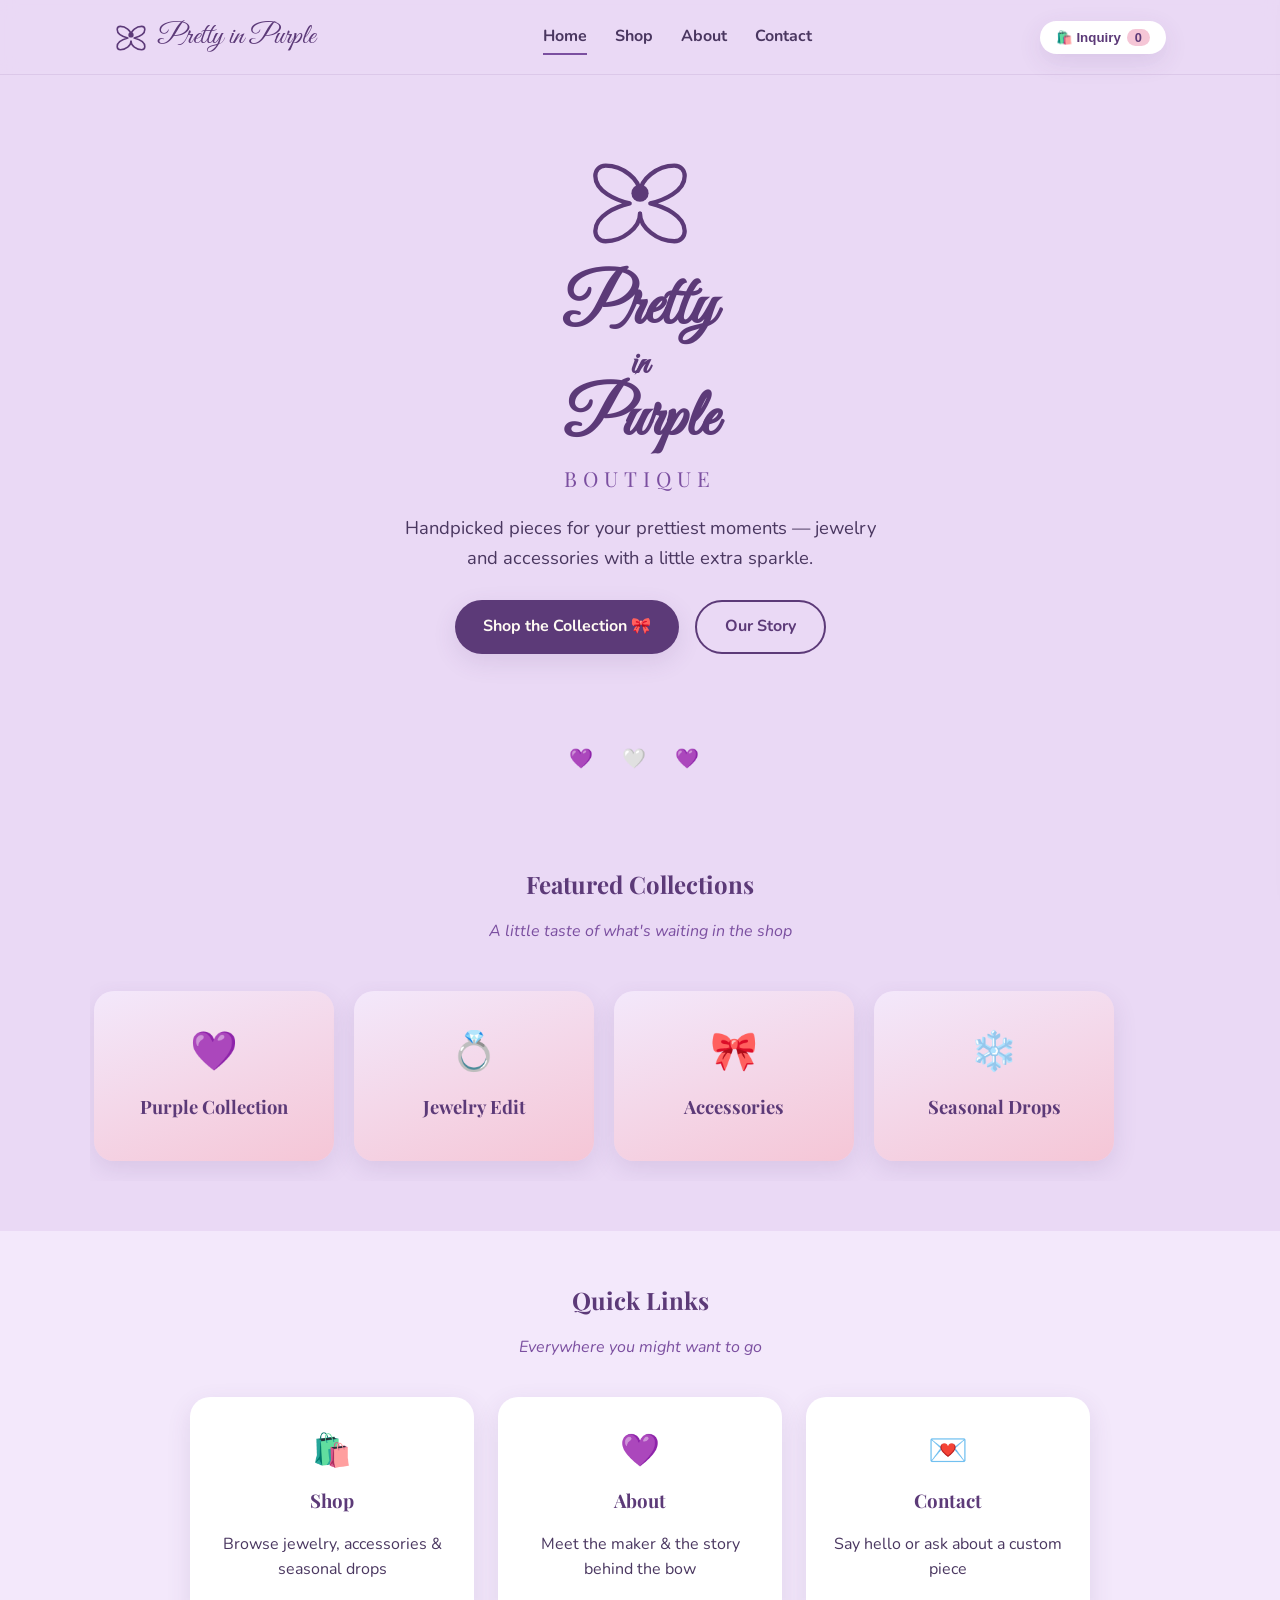
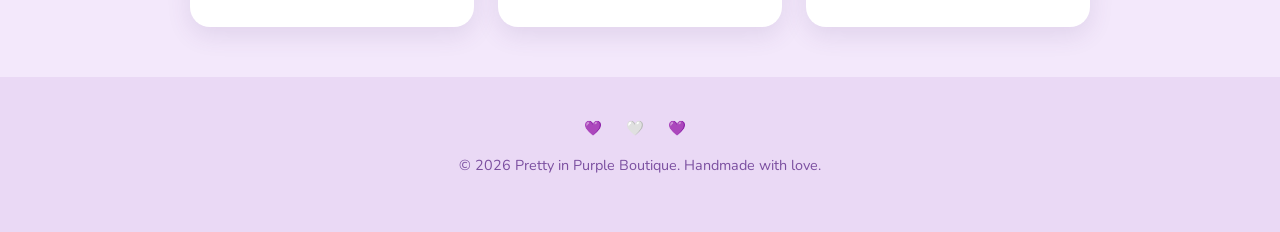
<file: index.html>
<!DOCTYPE html>
<html lang="en">
<head>
<meta charset="UTF-8">
<meta name="viewport" content="width=device-width, initial-scale=1.0">
<title>Pretty in Purple Boutique — Handpicked Jewelry &amp; Accessories</title>
<meta name="description" content="Pretty in Purple Boutique — handpicked jewelry and accessories for your prettiest moments.">
<link rel="preconnect" href="https://fonts.googleapis.com">
<link href="https://fonts.googleapis.com/css2?family=Great+Vibes&family=Playfair+Display:wght@600;700&family=Nunito:wght@400;700;800&display=swap" rel="stylesheet">
<link rel="stylesheet" href="css/styles.css">
</head>
<body>

<header class="site-header">
  <nav class="nav container">
    <a href="index.html" class="nav-logo">
      <svg class="bow-icon" viewBox="0 0 64 64" fill="none" xmlns="http://www.w3.org/2000/svg">
        <path d="M32 28c0-8-10-16-20-16-4 0-6 3-6 6 0 9 12 14 20 16-8 2-20 7-20 16 0 3 2 6 6 6 10 0 20-8 20-16" stroke="#5c3a78" stroke-width="3" stroke-linecap="round" stroke-linejoin="round"/>
        <path d="M32 28c0-8 10-16 20-16 4 0 6 3 6 6 0 9-12 14-20 16 8 2 20 7 20 16 0 3-2 6-6 6-10 0-20-8-20-16" stroke="#5c3a78" stroke-width="3" stroke-linecap="round" stroke-linejoin="round"/>
        <circle cx="32" cy="28" r="5" fill="#5c3a78"/>
      </svg>
      Pretty in Purple
    </a>
    <ul class="nav-links" id="navLinks">
      <li><a href="index.html">Home</a></li>
      <li><a href="shop.html">Shop</a></li>
      <li><a href="about.html">About</a></li>
      <li><a href="contact.html">Contact</a></li>
    </ul>
    <div style="display:flex; align-items:center; gap:10px;">
      <button class="nav-cart-btn">🛍️ Inquiry <span class="cart-count">0</span></button>
      <button class="nav-toggle" id="navToggle" aria-label="Menu">☰</button>
    </div>
  </nav>
</header>

<section class="hero">
  <svg class="bow-icon-lg" viewBox="0 0 64 64" fill="none" xmlns="http://www.w3.org/2000/svg">
    <path d="M32 28c0-8-10-16-20-16-4 0-6 3-6 6 0 9 12 14 20 16-8 2-20 7-20 16 0 3 2 6 6 6 10 0 20-8 20-16" stroke="#5c3a78" stroke-width="2.5" stroke-linecap="round" stroke-linejoin="round"/>
    <path d="M32 28c0-8 10-16 20-16 4 0 6 3 6 6 0 9-12 14-20 16 8 2 20 7 20 16 0 3-2 6-6 6-10 0-20-8-20-16" stroke="#5c3a78" stroke-width="2.5" stroke-linecap="round" stroke-linejoin="round"/>
    <circle cx="32" cy="28" r="5" fill="#5c3a78"/>
  </svg>
  <h1 class="hero-title">Pretty <span class="in-word">in</span> Purple</h1>
  <div class="hero-sub">Boutique</div>
  <p class="hero-tagline">Handpicked pieces for your prettiest moments — jewelry and accessories with a little extra sparkle.</p>
  <div class="hero-cta">
    <a href="shop.html" class="btn btn-primary">Shop the Collection 🎀</a>
    <a href="about.html" class="btn btn-outline">Our Story</a>
  </div>
</section>

<div class="divider-hearts">💜 🤍 💜</div>

<section class="section">
  <h2 class="section-title" style="text-align:center;">Featured Collections</h2>
  <p class="section-subtitle">A little taste of what's waiting in the shop</p>
  <div class="carousel container" id="featuredCarousel"></div>
</section>

<section class="section" style="background: var(--lavender-soft);">
  <h2 class="section-title" style="text-align:center;">Quick Links</h2>
  <p class="section-subtitle">Everywhere you might want to go</p>
  <div class="quick-links">
    <a class="quick-link-card" href="shop.html">
      <div class="icon">🛍️</div>
      <h3>Shop</h3>
      <p>Browse jewelry, accessories &amp; seasonal drops</p>
    </a>
    <a class="quick-link-card" href="about.html">
      <div class="icon">💜</div>
      <h3>About</h3>
      <p>Meet the maker &amp; the story behind the bow</p>
    </a>
    <a class="quick-link-card" href="contact.html">
      <div class="icon">💌</div>
      <h3>Contact</h3>
      <p>Say hello or ask about a custom piece</p>
    </a>
  </div>
</section>

<footer class="site-footer">
  <div class="footer-hearts">💜 🤍 💜</div>
  <p>&copy; <span id="year"></span> Pretty in Purple Boutique. Handmade with love.</p>
</footer>

<div class="cart-overlay" id="cartOverlay"></div>
<aside class="cart-drawer" id="cartDrawer">
  <div class="cart-drawer-header">
    <h3 style="margin:0;">Your Inquiry List 🎀</h3>
    <button class="cart-close" id="cartClose">✕</button>
  </div>
  <div class="cart-items" id="cartItems"></div>
  <div class="cart-footer">
    <p class="cart-note">No payment happens here — just add what catches your eye and send an inquiry. We'll follow up by email!</p>
    <a href="contact.html" class="btn btn-primary" style="width:100%; justify-content:center;">Send Inquiry 💌</a>
  </div>
</aside>

<div class="toast" id="toast"></div>

<script src="js/products.js"></script>
<script src="js/script.js"></script>
<script>document.getElementById('year').textContent = new Date().getFullYear();</script>
</body>
</html>
</file>
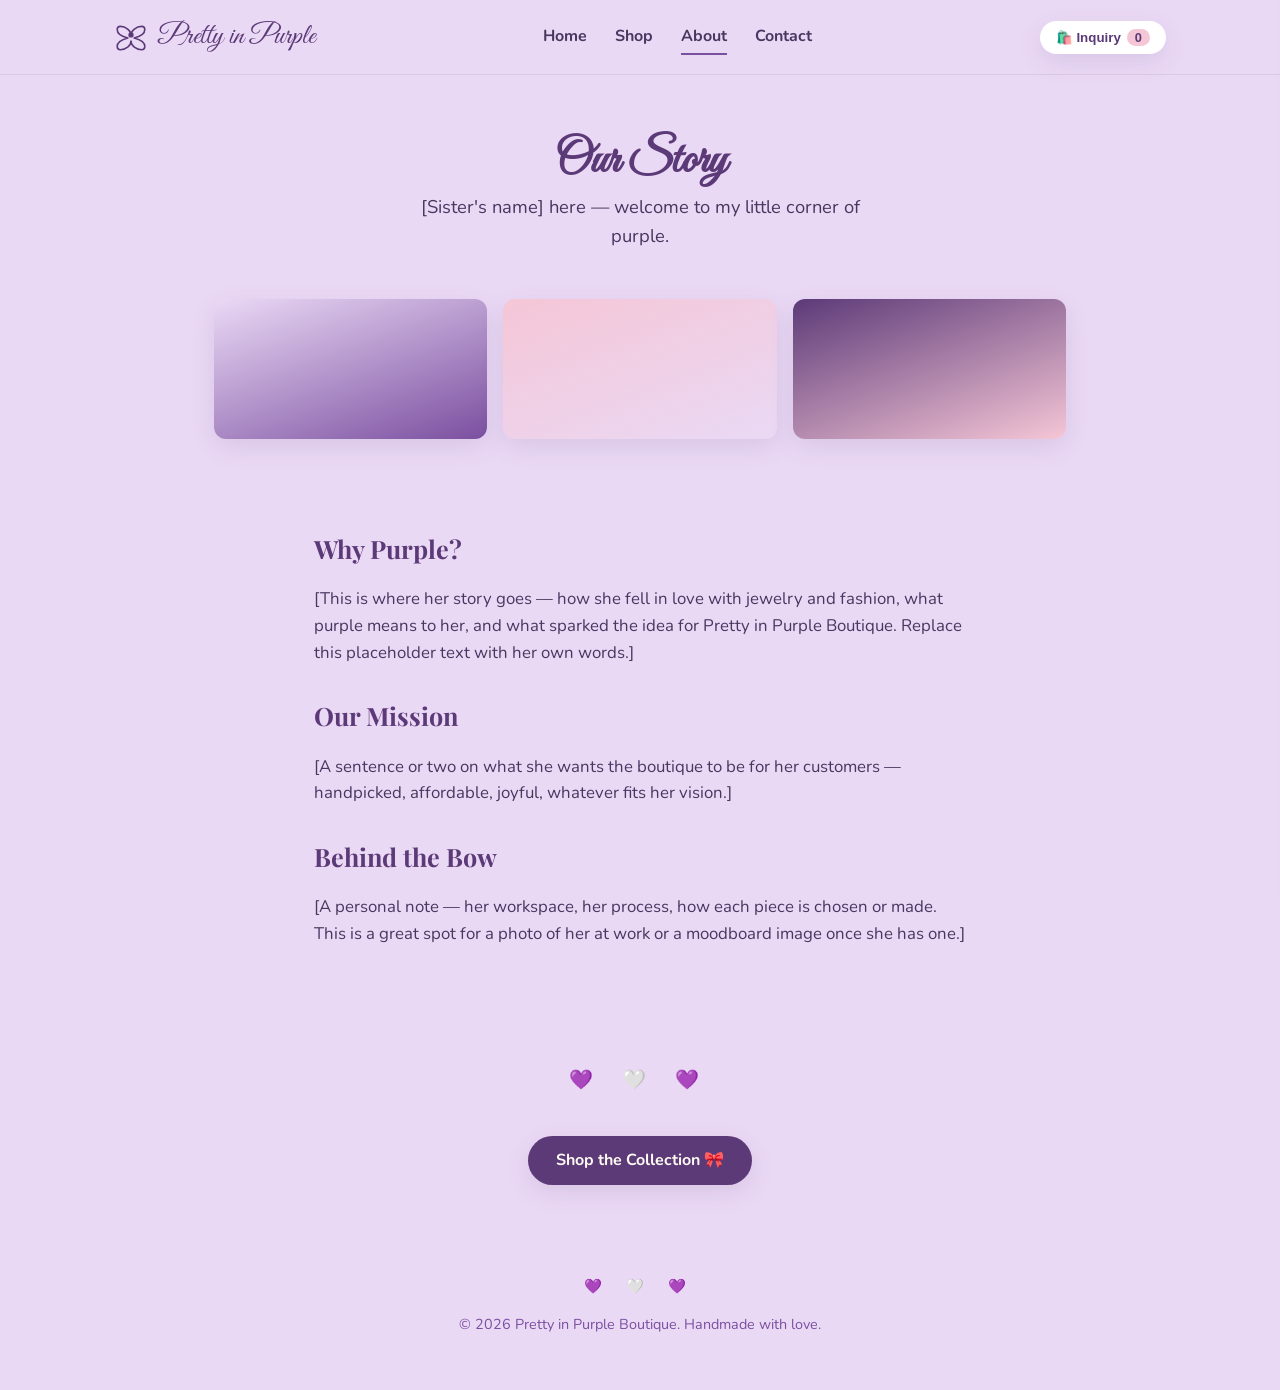
<file: about.html>
<!DOCTYPE html>
<html lang="en">
<head>
<meta charset="UTF-8">
<meta name="viewport" content="width=device-width, initial-scale=1.0">
<title>About — Pretty in Purple Boutique</title>
<meta name="description" content="The story and mission behind Pretty in Purple Boutique.">
<link rel="preconnect" href="https://fonts.googleapis.com">
<link href="https://fonts.googleapis.com/css2?family=Great+Vibes&family=Playfair+Display:wght@600;700&family=Nunito:wght@400;700;800&display=swap" rel="stylesheet">
<link rel="stylesheet" href="css/styles.css">
</head>
<body>

<header class="site-header">
  <nav class="nav container">
    <a href="index.html" class="nav-logo">
      <svg class="bow-icon" viewBox="0 0 64 64" fill="none" xmlns="http://www.w3.org/2000/svg">
        <path d="M32 28c0-8-10-16-20-16-4 0-6 3-6 6 0 9 12 14 20 16-8 2-20 7-20 16 0 3 2 6 6 6 10 0 20-8 20-16" stroke="#5c3a78" stroke-width="3" stroke-linecap="round" stroke-linejoin="round"/>
        <path d="M32 28c0-8 10-16 20-16 4 0 6 3 6 6 0 9-12 14-20 16 8 2 20 7 20 16 0 3-2 6-6 6-10 0-20-8-20-16" stroke="#5c3a78" stroke-width="3" stroke-linecap="round" stroke-linejoin="round"/>
        <circle cx="32" cy="28" r="5" fill="#5c3a78"/>
      </svg>
      Pretty in Purple
    </a>
    <ul class="nav-links" id="navLinks">
      <li><a href="index.html">Home</a></li>
      <li><a href="shop.html">Shop</a></li>
      <li><a href="about.html">About</a></li>
      <li><a href="contact.html">Contact</a></li>
    </ul>
    <div style="display:flex; align-items:center; gap:10px;">
      <button class="nav-cart-btn">🛍️ Inquiry <span class="cart-count">0</span></button>
      <button class="nav-toggle" id="navToggle" aria-label="Menu">☰</button>
    </div>
  </nav>
</header>

<section class="about-hero">
  <h1 class="hero-title" style="font-size: 3rem;">Our Story</h1>
  <p class="hero-tagline">[Sister's name] here — welcome to my little corner of purple.</p>
</section>

<div class="moodboard">
  <div class="moodboard-swatch" style="background: linear-gradient(160deg,#ead9f5,#7b4fa0);"></div>
  <div class="moodboard-swatch" style="background: linear-gradient(160deg,#f5c6d6,#ead9f5);"></div>
  <div class="moodboard-swatch" style="background: linear-gradient(160deg,#5c3a78,#f5c6d6);"></div>
</div>

<section class="about-story">
  <h2>Why Purple?</h2>
  <p>[This is where her story goes — how she fell in love with jewelry and fashion, what purple means to her, and what sparked the idea for Pretty in Purple Boutique. Replace this placeholder text with her own words.]</p>

  <h2>Our Mission</h2>
  <p>[A sentence or two on what she wants the boutique to be for her customers — handpicked, affordable, joyful, whatever fits her vision.]</p>

  <h2>Behind the Bow</h2>
  <p>[A personal note — her workspace, her process, how each piece is chosen or made. This is a great spot for a photo of her at work or a moodboard image once she has one.]</p>
</section>

<div class="divider-hearts">💜 🤍 💜</div>

<section class="section" style="text-align:center; padding-top:0;">
  <a href="shop.html" class="btn btn-primary">Shop the Collection 🎀</a>
</section>

<footer class="site-footer">
  <div class="footer-hearts">💜 🤍 💜</div>
  <p>&copy; <span id="year"></span> Pretty in Purple Boutique. Handmade with love.</p>
</footer>

<div class="cart-overlay" id="cartOverlay"></div>
<aside class="cart-drawer" id="cartDrawer">
  <div class="cart-drawer-header">
    <h3 style="margin:0;">Your Inquiry List 🎀</h3>
    <button class="cart-close" id="cartClose">✕</button>
  </div>
  <div class="cart-items" id="cartItems"></div>
  <div class="cart-footer">
    <p class="cart-note">No payment happens here — just add what catches your eye and send an inquiry. We'll follow up by email!</p>
    <a href="contact.html" class="btn btn-primary" style="width:100%; justify-content:center;">Send Inquiry 💌</a>
  </div>
</aside>

<div class="toast" id="toast"></div>

<script src="js/products.js"></script>
<script src="js/script.js"></script>
<script>document.getElementById('year').textContent = new Date().getFullYear();</script>
</body>
</html>
</file>
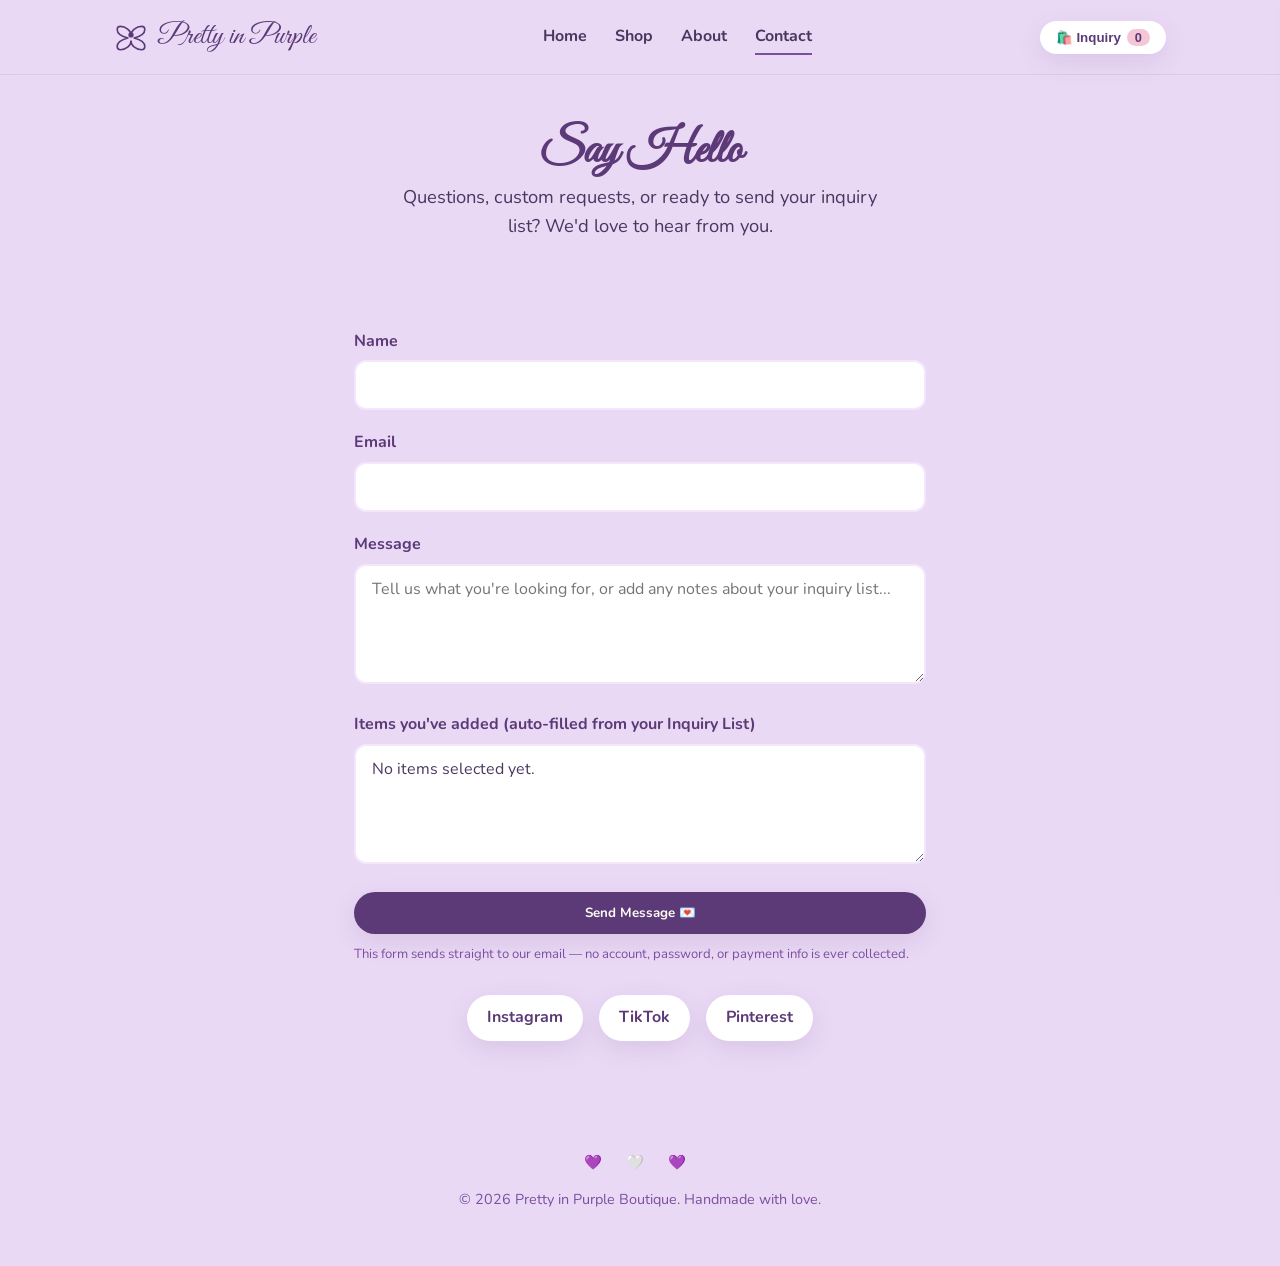
<file: contact.html>
<!DOCTYPE html>
<html lang="en">
<head>
<meta charset="UTF-8">
<meta name="viewport" content="width=device-width, initial-scale=1.0">
<title>Contact — Pretty in Purple Boutique</title>
<meta name="description" content="Get in touch with Pretty in Purple Boutique or send an inquiry about items in your cart.">
<link rel="preconnect" href="https://fonts.googleapis.com">
<link href="https://fonts.googleapis.com/css2?family=Great+Vibes&family=Playfair+Display:wght@600;700&family=Nunito:wght@400;700;800&display=swap" rel="stylesheet">
<link rel="stylesheet" href="css/styles.css">
</head>
<body>

<header class="site-header">
  <nav class="nav container">
    <a href="index.html" class="nav-logo">
      <svg class="bow-icon" viewBox="0 0 64 64" fill="none" xmlns="http://www.w3.org/2000/svg">
        <path d="M32 28c0-8-10-16-20-16-4 0-6 3-6 6 0 9 12 14 20 16-8 2-20 7-20 16 0 3 2 6 6 6 10 0 20-8 20-16" stroke="#5c3a78" stroke-width="3" stroke-linecap="round" stroke-linejoin="round"/>
        <path d="M32 28c0-8 10-16 20-16 4 0 6 3 6 6 0 9-12 14-20 16 8 2 20 7 20 16 0 3-2 6-6 6-10 0-20-8-20-16" stroke="#5c3a78" stroke-width="3" stroke-linecap="round" stroke-linejoin="round"/>
        <circle cx="32" cy="28" r="5" fill="#5c3a78"/>
      </svg>
      Pretty in Purple
    </a>
    <ul class="nav-links" id="navLinks">
      <li><a href="index.html">Home</a></li>
      <li><a href="shop.html">Shop</a></li>
      <li><a href="about.html">About</a></li>
      <li><a href="contact.html">Contact</a></li>
    </ul>
    <div style="display:flex; align-items:center; gap:10px;">
      <button class="nav-cart-btn">🛍️ Inquiry <span class="cart-count">0</span></button>
      <button class="nav-toggle" id="navToggle" aria-label="Menu">☰</button>
    </div>
  </nav>
</header>

<section class="hero" style="padding: 50px 24px 10px;">
  <h1 class="hero-title" style="font-size: 3rem;">Say Hello</h1>
  <p class="hero-tagline">Questions, custom requests, or ready to send your inquiry list? We'd love to hear from you.</p>
</section>

<div class="contact-wrap">
  <!--
    SETUP NOTE FOR PRETTY IN PURPLE:
    Replace YOUR_FORM_ID below with your real Formspree form ID
    (from https://formspree.io — free tier works great).
    Until then this form will not actually deliver messages.
    See README.md for full setup steps.
  -->
  <form id="contactForm" action="https://formspree.io/f/YOUR_FORM_ID" method="POST">
    <div class="form-group">
      <label for="name">Name</label>
      <input type="text" id="name" name="name" required>
    </div>
    <div class="form-group">
      <label for="email">Email</label>
      <input type="email" id="email" name="email" required>
    </div>
    <div class="form-group">
      <label for="message">Message</label>
      <textarea id="message" name="message" placeholder="Tell us what you're looking for, or add any notes about your inquiry list..."></textarea>
    </div>
    <div class="form-group">
      <label for="cartSummaryField">Items you've added (auto-filled from your Inquiry List)</label>
      <textarea id="cartSummaryField" name="inquiry_items" readonly></textarea>
    </div>
    <button type="submit" class="btn btn-primary" style="width:100%; justify-content:center;">Send Message 💌</button>
    <p class="form-note">This form sends straight to our email — no account, password, or payment info is ever collected.</p>
  </form>

  <div class="form-success" id="formSuccess">
    <div style="font-size:3rem;">💜</div>
    <h2>Thank you!</h2>
    <p>Your message is on its way. We'll get back to you soon.</p>
  </div>

  <div class="social-links">
    <a href="#" target="_blank" rel="noopener">Instagram</a>
    <a href="#" target="_blank" rel="noopener">TikTok</a>
    <a href="#" target="_blank" rel="noopener">Pinterest</a>
  </div>
</div>

<footer class="site-footer">
  <div class="footer-hearts">💜 🤍 💜</div>
  <p>&copy; <span id="year"></span> Pretty in Purple Boutique. Handmade with love.</p>
</footer>

<div class="cart-overlay" id="cartOverlay"></div>
<aside class="cart-drawer" id="cartDrawer">
  <div class="cart-drawer-header">
    <h3 style="margin:0;">Your Inquiry List 🎀</h3>
    <button class="cart-close" id="cartClose">✕</button>
  </div>
  <div class="cart-items" id="cartItems"></div>
  <div class="cart-footer">
    <p class="cart-note">No payment happens here — just add what catches your eye and send an inquiry. We'll follow up by email!</p>
    <a href="contact.html" class="btn btn-primary" style="width:100%; justify-content:center;">Send Inquiry 💌</a>
  </div>
</aside>

<div class="toast" id="toast"></div>

<script src="js/products.js"></script>
<script src="js/script.js"></script>
<script>
  document.getElementById('year').textContent = new Date().getFullYear();
  renderCartDrawer();

  const form = document.getElementById('contactForm');
  form.addEventListener('submit', async (e) => {
    e.preventDefault();
    const data = new FormData(form);
    try {
      const res = await fetch(form.action, {
        method: 'POST',
        body: data,
        headers: { 'Accept': 'application/json' }
      });
      if (res.ok) {
        form.style.display = 'none';
        document.getElementById('formSuccess').classList.add('show');
        localStorage.removeItem('piph_inquiry_cart');
        updateCartCount();
      } else {
        showToast('Something went wrong — please try again or email us directly.');
      }
    } catch (err) {
      showToast('Something went wrong — please try again or email us directly.');
    }
  });
</script>
</body>
</html>
</file>
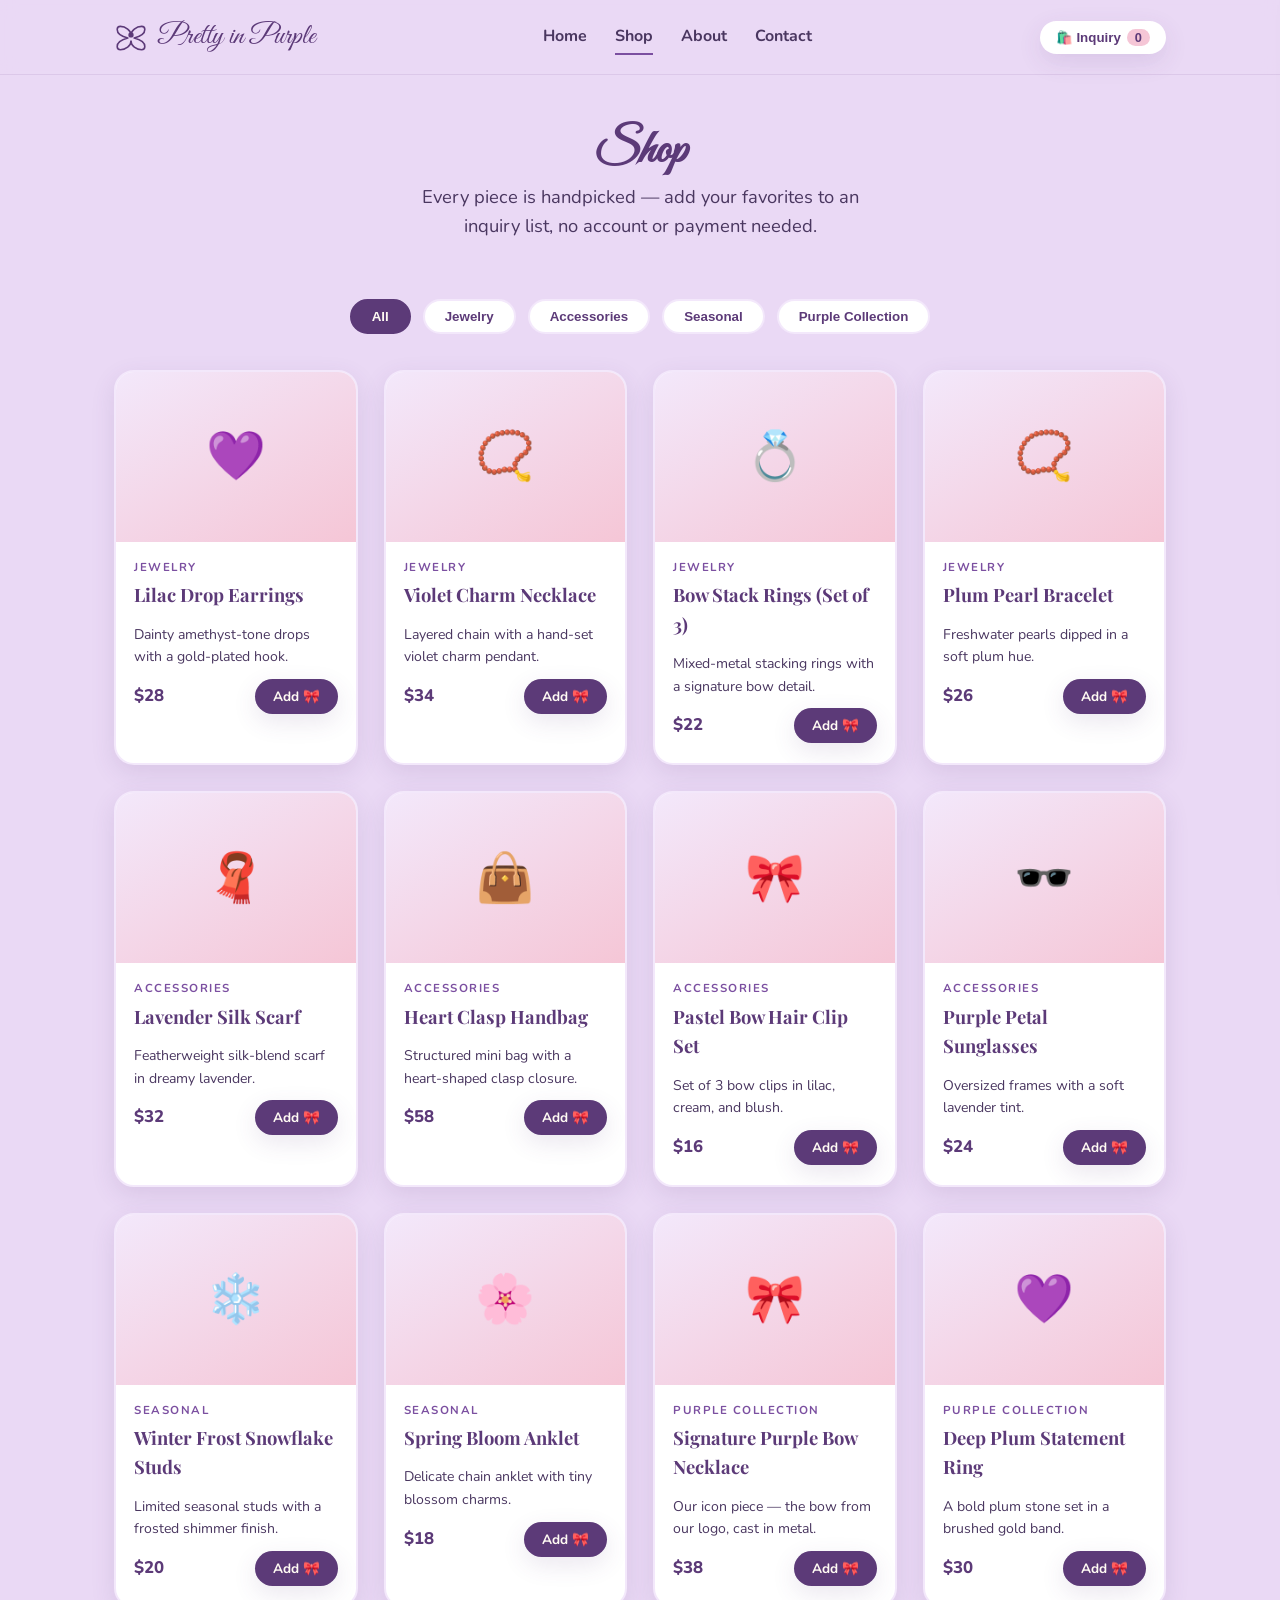
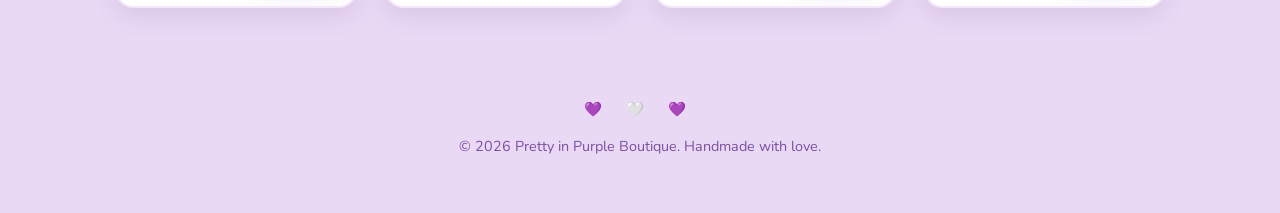
<file: shop.html>
<!DOCTYPE html>
<html lang="en">
<head>
<meta charset="UTF-8">
<meta name="viewport" content="width=device-width, initial-scale=1.0">
<title>Shop — Pretty in Purple Boutique</title>
<meta name="description" content="Browse jewelry, accessories, and seasonal drops from Pretty in Purple Boutique.">
<link rel="preconnect" href="https://fonts.googleapis.com">
<link href="https://fonts.googleapis.com/css2?family=Great+Vibes&family=Playfair+Display:wght@600;700&family=Nunito:wght@400;700;800&display=swap" rel="stylesheet">
<link rel="stylesheet" href="css/styles.css">
</head>
<body>

<header class="site-header">
  <nav class="nav container">
    <a href="index.html" class="nav-logo">
      <svg class="bow-icon" viewBox="0 0 64 64" fill="none" xmlns="http://www.w3.org/2000/svg">
        <path d="M32 28c0-8-10-16-20-16-4 0-6 3-6 6 0 9 12 14 20 16-8 2-20 7-20 16 0 3 2 6 6 6 10 0 20-8 20-16" stroke="#5c3a78" stroke-width="3" stroke-linecap="round" stroke-linejoin="round"/>
        <path d="M32 28c0-8 10-16 20-16 4 0 6 3 6 6 0 9-12 14-20 16 8 2 20 7 20 16 0 3-2 6-6 6-10 0-20-8-20-16" stroke="#5c3a78" stroke-width="3" stroke-linecap="round" stroke-linejoin="round"/>
        <circle cx="32" cy="28" r="5" fill="#5c3a78"/>
      </svg>
      Pretty in Purple
    </a>
    <ul class="nav-links" id="navLinks">
      <li><a href="index.html">Home</a></li>
      <li><a href="shop.html">Shop</a></li>
      <li><a href="about.html">About</a></li>
      <li><a href="contact.html">Contact</a></li>
    </ul>
    <div style="display:flex; align-items:center; gap:10px;">
      <button class="nav-cart-btn">🛍️ Inquiry <span class="cart-count">0</span></button>
      <button class="nav-toggle" id="navToggle" aria-label="Menu">☰</button>
    </div>
  </nav>
</header>

<section class="hero" style="padding: 50px 24px 20px;">
  <h1 class="hero-title" style="font-size: 3rem;">Shop</h1>
  <p class="hero-tagline">Every piece is handpicked — add your favorites to an inquiry list, no account or payment needed.</p>
</section>

<section class="section" style="padding-top: 10px;">
  <div class="container">
    <div class="filters" id="filters"></div>
    <div class="product-grid" id="productGrid"></div>
  </div>
</section>

<footer class="site-footer">
  <div class="footer-hearts">💜 🤍 💜</div>
  <p>&copy; <span id="year"></span> Pretty in Purple Boutique. Handmade with love.</p>
</footer>

<div class="cart-overlay" id="cartOverlay"></div>
<aside class="cart-drawer" id="cartDrawer">
  <div class="cart-drawer-header">
    <h3 style="margin:0;">Your Inquiry List 🎀</h3>
    <button class="cart-close" id="cartClose">✕</button>
  </div>
  <div class="cart-items" id="cartItems"></div>
  <div class="cart-footer">
    <p class="cart-note">No payment happens here — just add what catches your eye and send an inquiry. We'll follow up by email!</p>
    <a href="contact.html" class="btn btn-primary" style="width:100%; justify-content:center;">Send Inquiry 💌</a>
  </div>
</aside>

<div class="toast" id="toast"></div>

<script src="js/products.js"></script>
<script src="js/script.js"></script>
<script>document.getElementById('year').textContent = new Date().getFullYear();</script>
</body>
</html>
</file>
<file: css/styles.css>
/* ==========================================================================
   Pretty in Purple Boutique — Theme Stylesheet
   Palette: lavender bg, deep purple accents, cream, soft pink
   ========================================================================== */

:root {
  --lavender: #ead9f5;
  --lavender-soft: #f3e8fb;
  --purple-deep: #5c3a78;
  --purple-mid: #7b4fa0;
  --pink-soft: #f5c6d6;
  --cream: #fffaf3;
  --white: #ffffff;
  --text: #4a3760;
  --shadow: 0 8px 24px rgba(92, 58, 120, 0.12);
  --shadow-hover: 0 12px 32px rgba(92, 58, 120, 0.2);
  --radius: 20px;
  --radius-sm: 12px;
}

* { box-sizing: border-box; }
html { scroll-behavior: smooth; }

body {
  margin: 0;
  font-family: 'Nunito', sans-serif;
  background: var(--lavender);
  color: var(--text);
  line-height: 1.6;
}

h1, h2, h3, h4 {
  font-family: 'Playfair Display', serif;
  color: var(--purple-deep);
  margin: 0 0 0.5em;
}

a { text-decoration: none; color: inherit; }
img { max-width: 100%; display: block; }

.container { max-width: 1100px; margin: 0 auto; padding: 0 24px; }

/* ---------- Buttons ---------- */
.btn {
  display: inline-flex; align-items: center; gap: 8px;
  padding: 12px 28px; border-radius: 999px; font-weight: 700;
  font-family: 'Nunito', sans-serif; border: none; cursor: pointer;
  transition: transform 0.2s ease, box-shadow 0.2s ease;
}
.btn-primary { background: var(--purple-deep); color: var(--cream); box-shadow: var(--shadow); }
.btn-primary:hover { transform: translateY(-2px); box-shadow: var(--shadow-hover); }
.btn-outline { background: transparent; color: var(--purple-deep); border: 2px solid var(--purple-deep); }
.btn-outline:hover { background: var(--purple-deep); color: var(--cream); }
.btn-small { padding: 8px 18px; font-size: 0.85rem; }

/* ---------- Header / Nav ---------- */
.site-header {
  position: sticky; top: 0; z-index: 100;
  background: rgba(234, 217, 245, 0.9);
  backdrop-filter: blur(8px);
  border-bottom: 1px solid rgba(92, 58, 120, 0.1);
}
.nav { display: flex; align-items: center; justify-content: space-between; padding: 14px 24px; }
.nav-logo { display: flex; align-items: center; gap: 10px; font-family: 'Great Vibes', cursive; font-size: 1.8rem; color: var(--purple-deep); }
.nav-logo .bow-icon { width: 34px; height: 34px; }
.nav-links { display: flex; gap: 28px; list-style: none; margin: 0; padding: 0; font-weight: 700; }
.nav-links a { position: relative; padding: 6px 0; }
.nav-links a::after {
  content: ''; position: absolute; left: 0; bottom: -2px; width: 0; height: 2px;
  background: var(--purple-mid); transition: width 0.25s ease;
}
.nav-links a:hover::after, .nav-links a.active::after { width: 100%; }
.nav-cart-btn {
  position: relative; background: var(--white); border-radius: 999px; padding: 8px 16px;
  font-weight: 700; box-shadow: var(--shadow); cursor: pointer; border: none;
  color: var(--purple-deep); display: flex; align-items: center; gap: 6px;
}
.cart-count { background: var(--pink-soft); color: var(--purple-deep); border-radius: 999px; padding: 1px 8px; font-size: 0.8rem; }
.nav-toggle { display: none; background: none; border: none; font-size: 1.6rem; color: var(--purple-deep); cursor: pointer; }

/* ---------- Hero ---------- */
.hero { text-align: center; padding: 70px 24px 50px; position: relative; }
.hero .bow-icon-lg { width: 110px; margin: 0 auto 8px; }
.hero-title { font-family: 'Great Vibes', cursive; font-size: 4.2rem; line-height: 1.1; color: var(--purple-deep); margin-bottom: 4px; }
.hero-title .in-word { font-size: 2.2rem; display: block; }
.hero-sub { font-family: 'Playfair Display', serif; letter-spacing: 6px; font-size: 1.3rem; color: var(--purple-mid); text-transform: uppercase; margin-bottom: 18px; }
.hero-tagline { font-size: 1.15rem; max-width: 480px; margin: 0 auto 28px; color: var(--text); }
.hero-cta { display: flex; gap: 16px; justify-content: center; flex-wrap: wrap; }
.divider-hearts { text-align: center; color: var(--pink-soft); font-size: 1.2rem; letter-spacing: 12px; margin: 40px 0; }

/* ---------- Sections ---------- */
.section { padding: 50px 24px; }
.section-title { text-align: center; margin-bottom: 8px; }
.section-subtitle { text-align: center; color: var(--purple-mid); margin-bottom: 36px; font-style: italic; }

/* ---------- Quick Links ---------- */
.quick-links { display: grid; grid-template-columns: repeat(3, 1fr); gap: 24px; max-width: 900px; margin: 0 auto; }
.quick-link-card { background: var(--white); border-radius: var(--radius); padding: 28px; text-align: center; box-shadow: var(--shadow); transition: transform 0.25s ease, box-shadow 0.25s ease; }
.quick-link-card:hover { transform: translateY(-6px); box-shadow: var(--shadow-hover); }
.quick-link-card .icon { font-size: 2rem; margin-bottom: 10px; }

/* ---------- Featured Collections Carousel ---------- */
.carousel { display: flex; gap: 20px; overflow-x: auto; padding: 10px 4px 20px; scroll-snap-type: x mandatory; }
.carousel::-webkit-scrollbar { height: 8px; }
.carousel::-webkit-scrollbar-thumb { background: var(--pink-soft); border-radius: 999px; }
.collection-card {
  flex: 0 0 240px; scroll-snap-align: start;
  background: linear-gradient(160deg, var(--lavender-soft), var(--pink-soft));
  border-radius: var(--radius); padding: 30px 20px; text-align: center; box-shadow: var(--shadow);
}
.collection-card .emoji { font-size: 2.4rem; }
.collection-card h3 { margin-top: 10px; font-size: 1.15rem; }

/* ---------- Product Grid ---------- */
.filters { display: flex; justify-content: center; flex-wrap: wrap; gap: 12px; margin-bottom: 36px; }
.filter-btn {
  background: var(--white); border: 2px solid var(--lavender-soft); color: var(--purple-deep);
  padding: 8px 20px; border-radius: 999px; cursor: pointer; font-weight: 700; transition: all 0.2s ease;
}
.filter-btn:hover, .filter-btn.active { background: var(--purple-deep); border-color: var(--purple-deep); color: var(--cream); }
.product-grid { display: grid; grid-template-columns: repeat(auto-fill, minmax(230px, 1fr)); gap: 26px; }
.product-card {
  background: var(--white); border: 2px solid var(--lavender-soft); border-radius: var(--radius);
  overflow: hidden; box-shadow: var(--shadow);
  transition: transform 0.25s ease, box-shadow 0.25s ease, border-color 0.25s ease; position: relative;
}
.product-card:hover { transform: translateY(-6px); box-shadow: var(--shadow-hover); border-color: var(--pink-soft); }
.product-card:hover .sparkle { opacity: 1; transform: scale(1) rotate(20deg); }
.product-image {
  height: 170px; background: linear-gradient(150deg, var(--lavender-soft), var(--pink-soft));
  display: flex; align-items: center; justify-content: center; font-size: 3rem; position: relative;
}
.sparkle { position: absolute; top: 10px; right: 14px; font-size: 1.3rem; opacity: 0; transform: scale(0.6) rotate(-20deg); transition: all 0.3s ease; }
.product-info { padding: 16px 18px 20px; }
.product-category { font-size: 0.72rem; text-transform: uppercase; letter-spacing: 1.5px; color: var(--purple-mid); font-weight: 700; }
.product-name { font-family: 'Playfair Display', serif; font-size: 1.15rem; margin: 4px 0 2px; color: var(--purple-deep); }
.product-desc { font-size: 0.88rem; color: var(--text); margin-bottom: 10px; }
.product-footer { display: flex; align-items: center; justify-content: space-between; }
.product-price { font-weight: 800; color: var(--purple-deep); font-size: 1.05rem; }

/* ---------- Cart Drawer ---------- */
.cart-overlay { position: fixed; inset: 0; background: rgba(74, 55, 96, 0.35); z-index: 200; opacity: 0; pointer-events: none; transition: opacity 0.25s ease; }
.cart-overlay.open { opacity: 1; pointer-events: auto; }
.cart-drawer {
  position: fixed; top: 0; right: -400px; width: 360px; max-width: 90vw; height: 100%;
  background: var(--cream); z-index: 201; box-shadow: -10px 0 30px rgba(92, 58, 120, 0.25);
  transition: right 0.3s ease; display: flex; flex-direction: column;
}
.cart-drawer.open { right: 0; }
.cart-drawer-header { padding: 22px; display: flex; justify-content: space-between; align-items: center; border-bottom: 1px solid var(--lavender-soft); }
.cart-close { background: none; border: none; font-size: 1.4rem; cursor: pointer; color: var(--purple-deep); }
.cart-items { flex: 1; overflow-y: auto; padding: 16px 22px; }
.cart-item { display: flex; justify-content: space-between; align-items: center; padding: 12px 0; border-bottom: 1px solid var(--lavender-soft); }
.cart-item-name { font-weight: 700; color: var(--purple-deep); font-size: 0.95rem; }
.cart-item-price { font-size: 0.85rem; color: var(--purple-mid); }
.cart-item-remove { background: none; border: none; color: var(--pink-soft); cursor: pointer; font-size: 1.1rem; }
.cart-empty { text-align: center; color: var(--purple-mid); padding: 40px 0; font-style: italic; }
.cart-footer { padding: 20px 22px; border-top: 1px solid var(--lavender-soft); }
.cart-note { font-size: 0.78rem; color: var(--purple-mid); margin-bottom: 12px; }

/* ---------- Toast ---------- */
.toast {
  position: fixed; bottom: 24px; left: 50%; transform: translateX(-50%) translateY(20px);
  background: var(--purple-deep); color: var(--cream); padding: 12px 24px; border-radius: 999px;
  font-weight: 700; box-shadow: var(--shadow-hover); opacity: 0; pointer-events: none;
  transition: all 0.3s ease; z-index: 300;
}
.toast.show { opacity: 1; transform: translateX(-50%) translateY(0); }

/* ---------- About Page ---------- */
.about-hero { text-align: center; padding: 60px 24px 20px; }
.moodboard { max-width: 900px; margin: 0 auto; display: grid; grid-template-columns: repeat(3, 1fr); gap: 16px; padding: 0 24px 40px; }
.moodboard-swatch { border-radius: var(--radius-sm); height: 140px; box-shadow: var(--shadow); }
.about-story { max-width: 700px; margin: 0 auto; padding: 20px 24px 60px; font-size: 1.05rem; }
.about-story h2 { margin-top: 30px; }

/* ---------- Contact Page ---------- */
.contact-wrap { max-width: 620px; margin: 0 auto; padding: 50px 24px 70px; }
.form-group { margin-bottom: 20px; }
.form-group label { display: block; font-weight: 700; color: var(--purple-deep); margin-bottom: 6px; }
.form-group input, .form-group textarea {
  width: 100%; padding: 12px 16px; border-radius: var(--radius-sm); border: 2px solid var(--lavender-soft);
  background: var(--white); font-family: 'Nunito', sans-serif; font-size: 1rem; color: var(--text);
}
.form-group textarea { min-height: 120px; resize: vertical; }
.form-group input:focus, .form-group textarea:focus { outline: none; border-color: var(--purple-mid); }
.form-note { font-size: 0.82rem; color: var(--purple-mid); margin-top: 10px; }
.social-links { display: flex; gap: 16px; justify-content: center; margin-top: 30px; flex-wrap: wrap; }
.social-links a { background: var(--white); padding: 10px 20px; border-radius: 999px; box-shadow: var(--shadow); font-weight: 700; color: var(--purple-deep); transition: transform 0.2s ease; }
.social-links a:hover { transform: translateY(-3px); }
.form-success { display: none; text-align: center; padding: 40px 20px; }
.form-success.show { display: block; }

/* ---------- Footer ---------- */
.site-footer { text-align: center; padding: 40px 24px; color: var(--purple-mid); font-size: 0.9rem; }
.footer-hearts { color: var(--pink-soft); letter-spacing: 10px; margin-bottom: 10px; }

/* ---------- Responsive ---------- */
@media (max-width: 760px) {
  .nav-links {
    position: fixed; top: 68px; left: 0; right: 0; background: var(--lavender-soft);
    flex-direction: column; align-items: center; padding: 20px; gap: 18px; display: none; box-shadow: var(--shadow);
  }
  .nav-links.open { display: flex; }
  .nav-toggle { display: block; }
  .hero-title { font-size: 3rem; }
  .quick-links { grid-template-columns: 1fr; }
  .moodboard { grid-template-columns: repeat(2, 1fr); }
}
</file>
